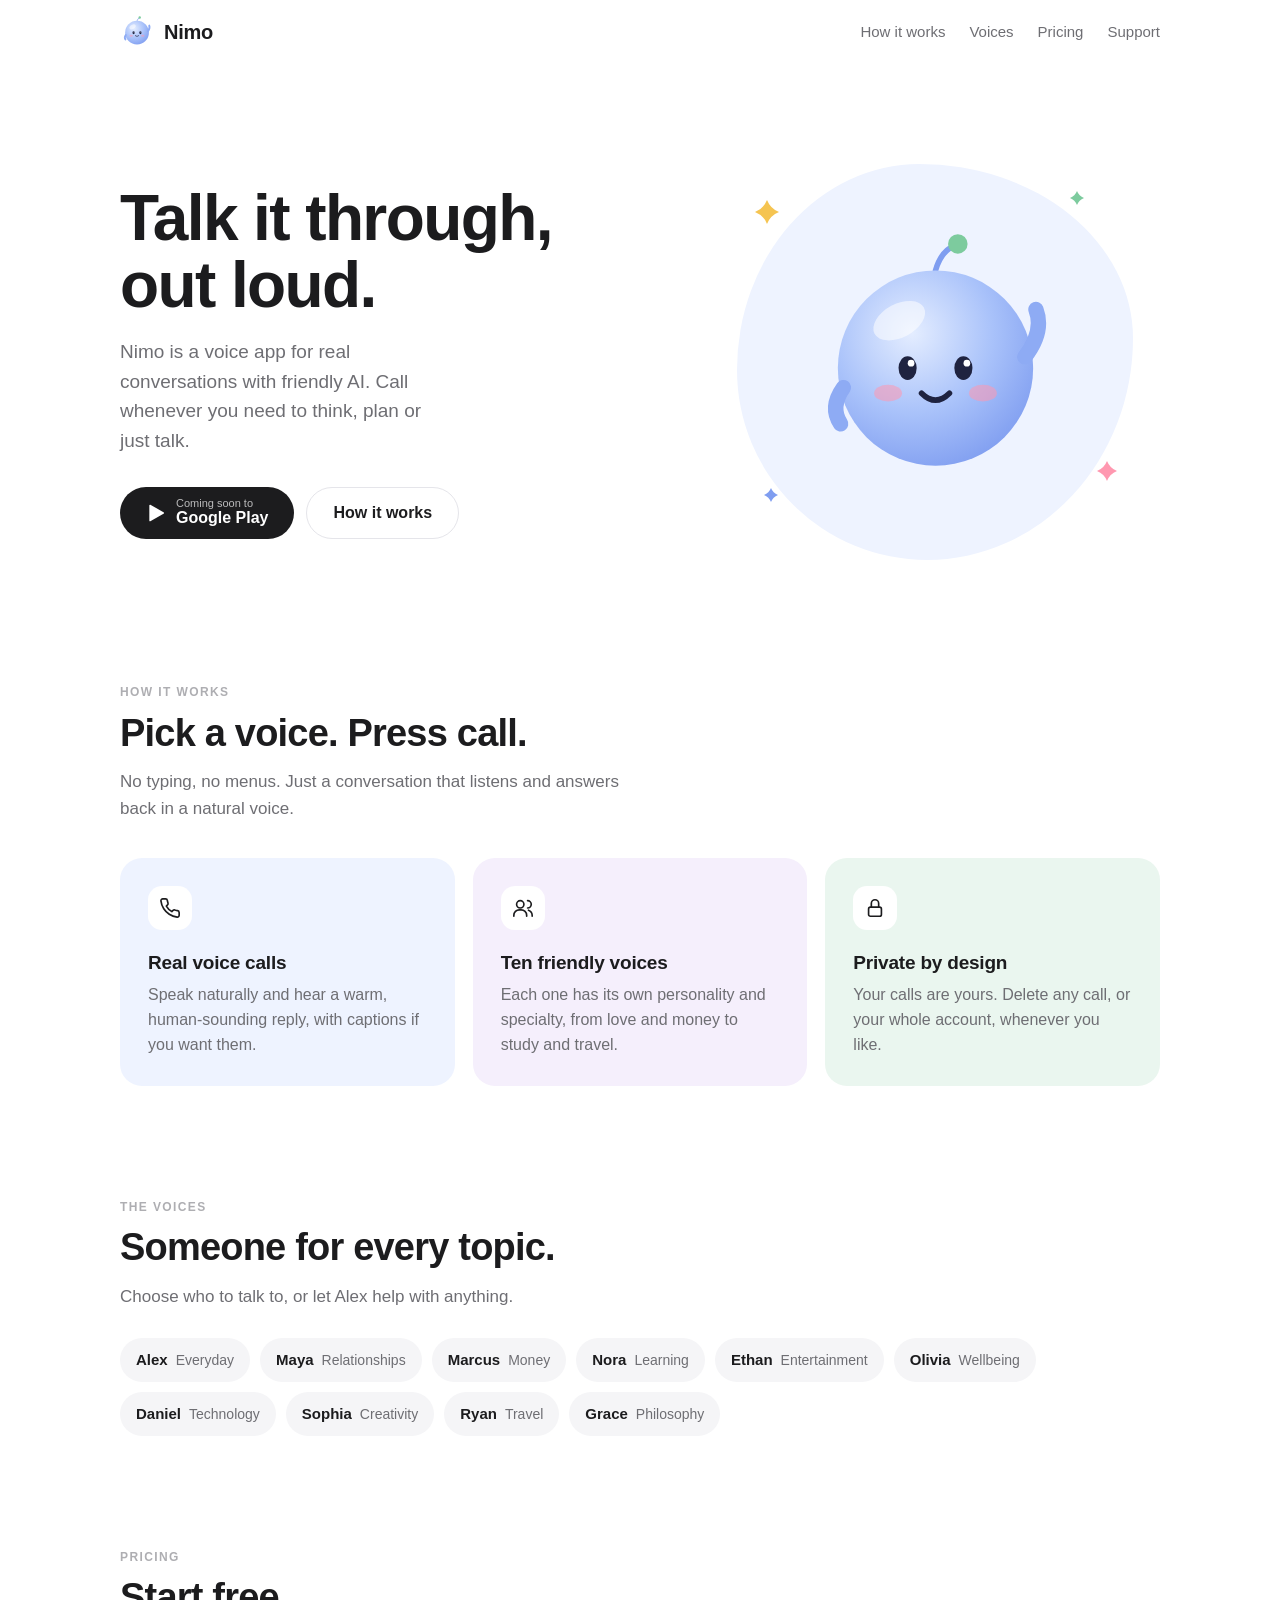
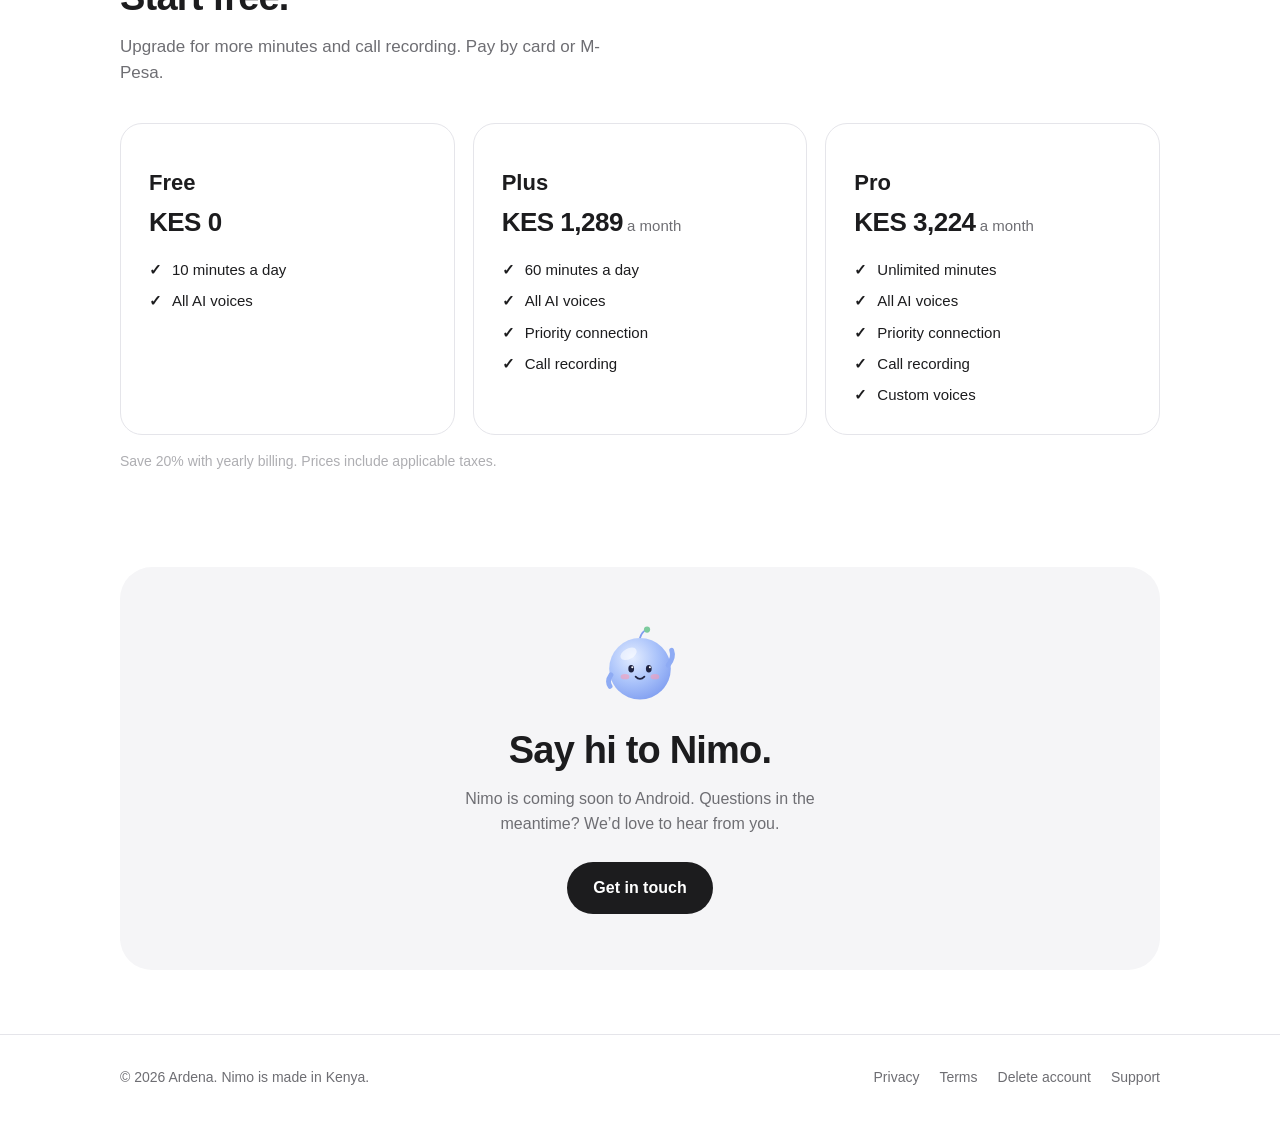
<file: index.html>
<!doctype html>
<html lang="en">
<head>
<meta charset="utf-8">
<meta name="viewport" content="width=device-width, initial-scale=1">
<title>Nimo — Talk it through, out loud</title>
<meta name="description" content="Nimo lets you call friendly AI voices about anything: plans, love, money, study, wellbeing and more.">
<meta property="og:title" content="Nimo — Talk it through, out loud">
<meta property="og:description" content="Nimo lets you call friendly AI voices about anything: plans, love, money, study, wellbeing and more.">
<meta property="og:image" content="https://nimo.ardena.co.ke/assets/mascot.svg">
<meta name="theme-color" content="#ffffff">
<link rel="icon" href="favicon.svg" type="image/svg+xml">
<link rel="stylesheet" href="assets/styles.css">
</head>
<body>
<header class="site-header"><div class="wrap">
  <a class="brand" href="./"><img src="assets/mascot.svg" alt="">Nimo</a>
  <nav class="nav"><a href="#how">How it works</a><a href="#voices">Voices</a><a href="#pricing">Pricing</a><a href="support/">Support</a></nav>
</div></header>
<main>
<div class="wrap hero">
  <div>
    <h1>Talk it through,<br>out loud.</h1>
    <p>Nimo is a voice app for real conversations with friendly AI. Call whenever you need to think, plan or just talk.</p>
    <div class="actions"><span class="btn" aria-disabled="true"><svg width="20" height="20" viewBox="0 0 24 24" aria-hidden="true"><path fill="#fff" d="M4 2.8v18.4c0 .6.7 1 1.2.7L21 13a1.1 1.1 0 0 0 0-2L5.2 2.1C4.7 1.8 4 2.2 4 2.8Z"/></svg><span class="stack"><small>Coming soon to</small>Google Play</span></span><a class="btn secondary" href="#how">How it works</a></div>
  </div>
  <div class="hero-art">
    <div class="blob"></div>
    <svg class="spark" style="left:10%;top:14%;width:24px;height:24px" viewBox="-10 -10 20 20" aria-hidden="true"><path d="M0-10Q2.8-2.8 10 0Q2.8 2.8 0 10Q-2.8 2.8-10 0Q-2.8-2.8 0-10Z" fill="#F5C451"/></svg><svg class="spark" style="left:86%;top:72%;width:20px;height:20px" viewBox="-10 -10 20 20" aria-hidden="true"><path d="M0-10Q2.8-2.8 10 0Q2.8 2.8 0 10Q-2.8 2.8-10 0Q-2.8-2.8 0-10Z" fill="#FF98B0"/></svg><svg class="spark" style="left:12%;top:78%;width:14px;height:14px" viewBox="-10 -10 20 20" aria-hidden="true"><path d="M0-10Q2.8-2.8 10 0Q2.8 2.8 0 10Q-2.8 2.8-10 0Q-2.8-2.8 0-10Z" fill="#7F9DF0"/></svg><svg class="spark" style="left:80%;top:12%;width:14px;height:14px" viewBox="-10 -10 20 20" aria-hidden="true"><path d="M0-10Q2.8-2.8 10 0Q2.8 2.8 0 10Q-2.8 2.8-10 0Q-2.8-2.8 0-10Z" fill="#7DCB9E"/></svg>
    <img src="assets/mascot.svg" alt="Nimo, a smiling blue voice orb, waving">
  </div>
</div>

<section id="how"><div class="wrap">
  <p class="eyebrow">How it works</p>
  <h2>Pick a voice. Press call.</h2>
  <p class="lead">No typing, no menus. Just a conversation that listens and answers back in a natural voice.</p>
  <div class="features">
    <div class="feature"><span class="icon"><svg width="22" height="22" viewBox="0 0 24 24" fill="none" stroke="#1c1c1e" stroke-width="1.8" stroke-linecap="round" stroke-linejoin="round" aria-hidden="true"><path d="M22 16.9v3a2 2 0 0 1-2.2 2 19.8 19.8 0 0 1-8.6-3.1 19.5 19.5 0 0 1-6-6A19.8 19.8 0 0 1 2.1 4.2 2 2 0 0 1 4.1 2h3a2 2 0 0 1 2 1.7c.1 1 .4 1.9.7 2.8a2 2 0 0 1-.5 2.1L8 9.9a16 16 0 0 0 6 6l1.3-1.3a2 2 0 0 1 2.1-.4c.9.3 1.8.6 2.8.7a2 2 0 0 1 1.7 2Z"/></svg></span><h3>Real voice calls</h3><p>Speak naturally and hear a warm, human-sounding reply, with captions if you want them.</p></div>
    <div class="feature"><span class="icon"><svg width="22" height="22" viewBox="0 0 24 24" fill="none" stroke="#1c1c1e" stroke-width="1.8" stroke-linecap="round" stroke-linejoin="round" aria-hidden="true"><circle cx="9" cy="8" r="4"/><path d="M2 21v-1a6 6 0 0 1 6-6h2a6 6 0 0 1 6 6v1"/><path d="M17 4a4 4 0 0 1 0 8M22 21v-1a6 6 0 0 0-4-5.6"/></svg></span><h3>Ten friendly voices</h3><p>Each one has its own personality and specialty, from love and money to study and travel.</p></div>
    <div class="feature"><span class="icon"><svg width="22" height="22" viewBox="0 0 24 24" fill="none" stroke="#1c1c1e" stroke-width="1.8" stroke-linecap="round" stroke-linejoin="round" aria-hidden="true"><rect x="5" y="11" width="14" height="10" rx="2"/><path d="M8 11V7a4 4 0 0 1 8 0v4"/></svg></span><h3>Private by design</h3><p>Your calls are yours. Delete any call, or your whole account, whenever you like.</p></div>
  </div>
</div></section>

<section id="voices"><div class="wrap">
  <p class="eyebrow">The voices</p>
  <h2>Someone for every topic.</h2>
  <p class="lead">Choose who to talk to, or let Alex help with anything.</p>
  <div class="agents"><div class="agent"><b>Alex</b><span>Everyday</span></div><div class="agent"><b>Maya</b><span>Relationships</span></div><div class="agent"><b>Marcus</b><span>Money</span></div><div class="agent"><b>Nora</b><span>Learning</span></div><div class="agent"><b>Ethan</b><span>Entertainment</span></div><div class="agent"><b>Olivia</b><span>Wellbeing</span></div><div class="agent"><b>Daniel</b><span>Technology</span></div><div class="agent"><b>Sophia</b><span>Creativity</span></div><div class="agent"><b>Ryan</b><span>Travel</span></div><div class="agent"><b>Grace</b><span>Philosophy</span></div></div>
</div></section>

<section id="pricing"><div class="wrap">
  <p class="eyebrow">Pricing</p>
  <h2>Start free.</h2>
  <p class="lead">Upgrade for more minutes and call recording. Pay by card or M-Pesa.</p>
  <div class="plans">
    <div class="plan"><span class="dot" style="background:#8E9AB4"></span><h3>Free</h3><p class="price"><b>KES 0</b></p><ul><li>10 minutes a day</li><li>All AI voices</li></ul></div>
    <div class="plan"><span class="dot" style="background:#5FA883"></span><h3>Plus</h3><p class="price"><b>KES 1,289</b> a month</p><ul><li>60 minutes a day</li><li>All AI voices</li><li>Priority connection</li><li>Call recording</li></ul></div>
    <div class="plan"><span class="dot" style="background:#4F86D9"></span><h3>Pro</h3><p class="price"><b>KES 3,224</b> a month</p><ul><li>Unlimited minutes</li><li>All AI voices</li><li>Priority connection</li><li>Call recording</li><li>Custom voices</li></ul></div>
  </div>
  <p class="note">Save 20% with yearly billing. Prices include applicable taxes.</p>
</div></section>

<div class="wrap"><div class="cta">
  <img src="assets/mascot.svg" alt="">
  <h2>Say hi to Nimo.</h2>
  <p>Nimo is coming soon to Android. Questions in the meantime? We’d love to hear from you.</p>
  <a class="btn" href="mailto:support@ardena.co.ke">Get in touch</a>
</div></div>
</main>
<footer class="site-footer"><div class="wrap">
  <span>© 2026 Ardena. Nimo is made in Kenya.</span>
  <nav><a href="privacy/">Privacy</a><a href="terms/">Terms</a><a href="delete-account/">Delete account</a><a href="support/">Support</a></nav>
</div></footer>
</body>
</html>
</file>
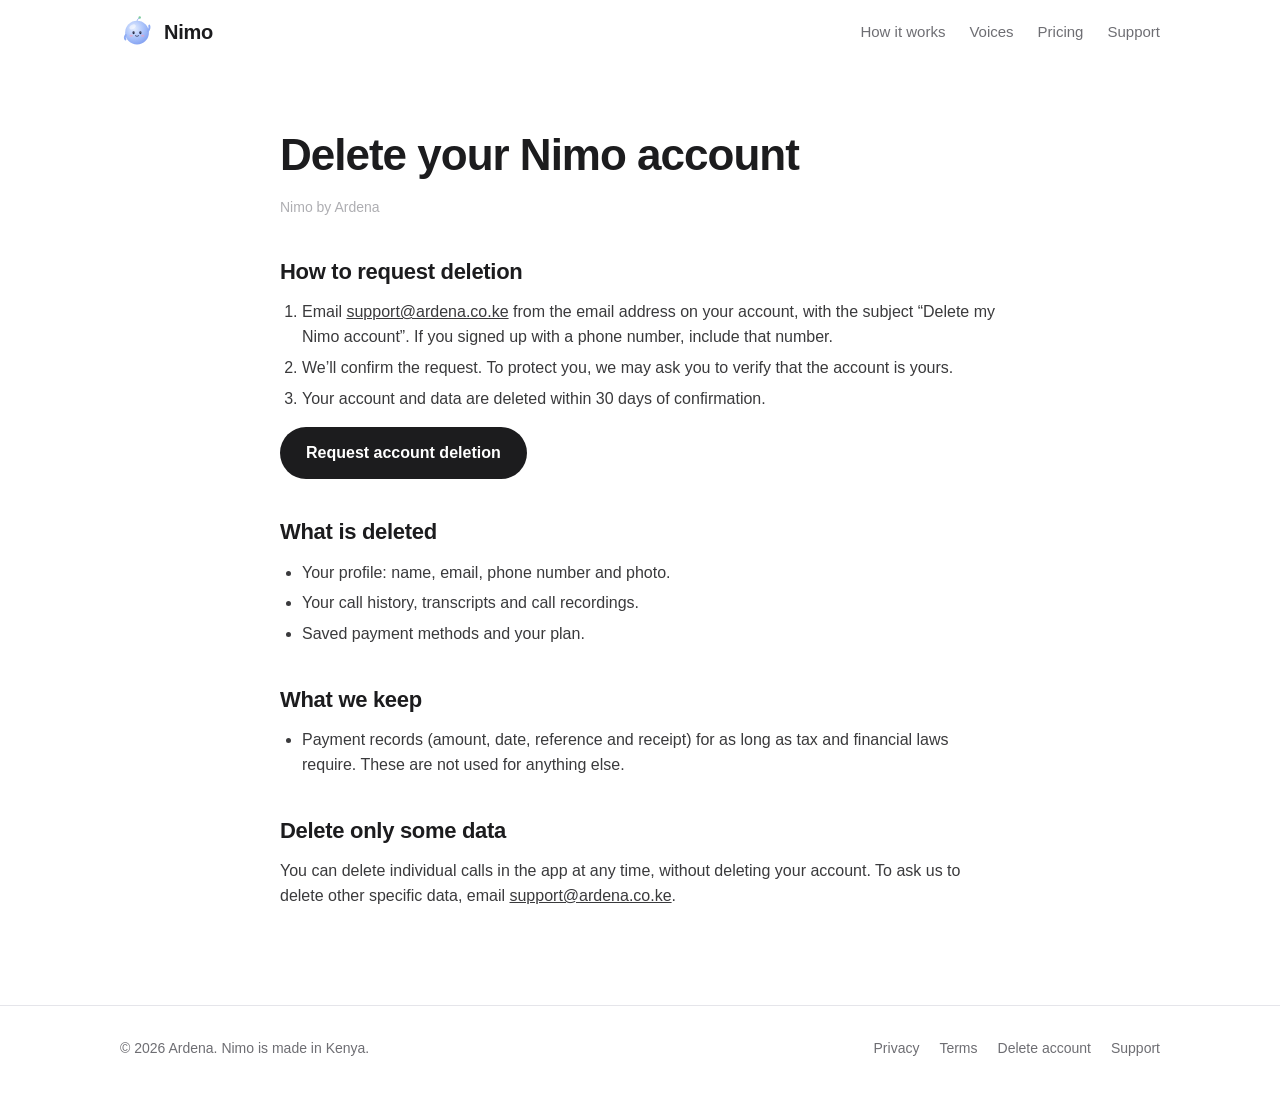
<file: delete-account/index.html>
<!doctype html>
<html lang="en">
<head>
<meta charset="utf-8">
<meta name="viewport" content="width=device-width, initial-scale=1">
<title>Delete your account — Nimo</title>
<meta name="description" content="How to delete your Nimo account and data.">
<meta property="og:title" content="Delete your account — Nimo">
<meta property="og:description" content="How to delete your Nimo account and data.">
<meta property="og:image" content="https://nimo.ardena.co.ke/assets/mascot.svg">
<meta name="theme-color" content="#ffffff">
<link rel="icon" href="../favicon.svg" type="image/svg+xml">
<link rel="stylesheet" href="../assets/styles.css">
</head>
<body>
<header class="site-header"><div class="wrap">
  <a class="brand" href="../"><img src="../assets/mascot.svg" alt="">Nimo</a>
  <nav class="nav"><a href="../#how">How it works</a><a href="../#voices">Voices</a><a href="../#pricing">Pricing</a><a href="../support/">Support</a></nav>
</div></header>
<main>
<article class="doc"><div class="wrap">
<h1>Delete your Nimo account</h1>
<p class="updated">Nimo by Ardena</p>

<h2>How to request deletion</h2>
<ol>
  <li>Email <a href="mailto:support@ardena.co.ke?subject=Delete%20my%20Nimo%20account&body=Please%20delete%20my%20Nimo%20account.%0A%0AEmail%20or%20phone%20number%20on%20the%20account%3A%20">support@ardena.co.ke</a> from the email address on your account, with the subject “Delete my Nimo account”. If you signed up with a phone number, include that number.</li>
  <li>We’ll confirm the request. To protect you, we may ask you to verify that the account is yours.</li>
  <li>Your account and data are deleted within 30 days of confirmation.</li>
</ol>
<p><a class="btn" href="mailto:support@ardena.co.ke?subject=Delete%20my%20Nimo%20account&body=Please%20delete%20my%20Nimo%20account.%0A%0AEmail%20or%20phone%20number%20on%20the%20account%3A%20">Request account deletion</a></p>

<h2>What is deleted</h2>
<ul>
  <li>Your profile: name, email, phone number and photo.</li>
  <li>Your call history, transcripts and call recordings.</li>
  <li>Saved payment methods and your plan.</li>
</ul>

<h2>What we keep</h2>
<ul>
  <li>Payment records (amount, date, reference and receipt) for as long as tax and financial laws require. These are not used for anything else.</li>
</ul>

<h2>Delete only some data</h2>
<p>You can delete individual calls in the app at any time, without deleting your account. To ask us to delete other specific data, email <a href="mailto:support@ardena.co.ke">support@ardena.co.ke</a>.</p>
</div></article>
</main>
<footer class="site-footer"><div class="wrap">
  <span>© 2026 Ardena. Nimo is made in Kenya.</span>
  <nav><a href="../privacy/">Privacy</a><a href="../terms/">Terms</a><a href="../delete-account/">Delete account</a><a href="../support/">Support</a></nav>
</div></footer>
</body>
</html>
</file>
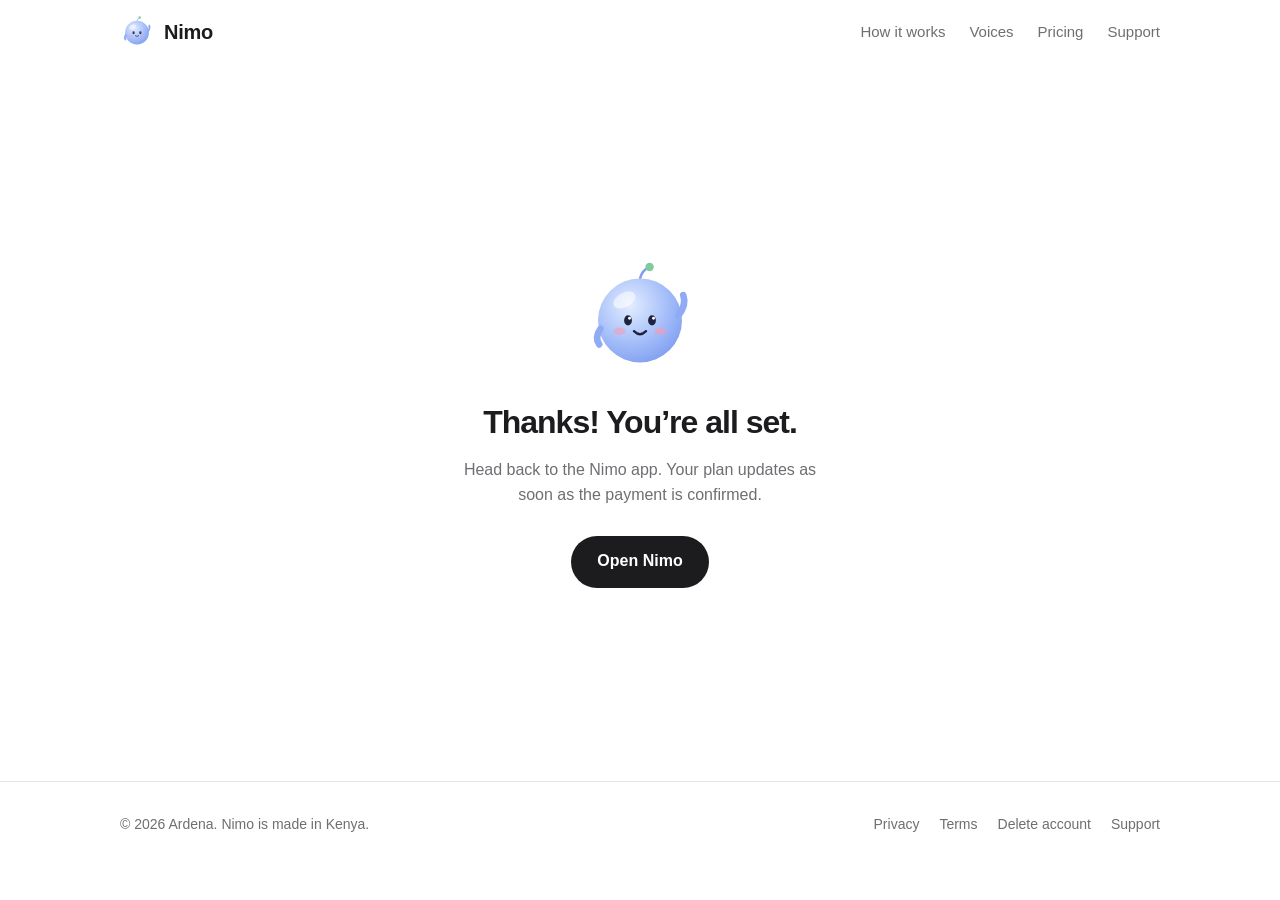
<file: payment-complete/index.html>
<!doctype html>
<html lang="en">
<head>
<meta charset="utf-8">
<meta name="viewport" content="width=device-width, initial-scale=1">
<title>Payment complete — Nimo</title>
<meta name="description" content="Return to the Nimo app.">
<meta property="og:title" content="Payment complete — Nimo">
<meta property="og:description" content="Return to the Nimo app.">
<meta property="og:image" content="https://nimo.ardena.co.ke/assets/mascot.svg">
<meta name="theme-color" content="#ffffff">
<link rel="icon" href="../favicon.svg" type="image/svg+xml">
<link rel="stylesheet" href="../assets/styles.css">
</head>
<body>
<header class="site-header"><div class="wrap">
  <a class="brand" href="../"><img src="../assets/mascot.svg" alt="">Nimo</a>
  <nav class="nav"><a href="../#how">How it works</a><a href="../#voices">Voices</a><a href="../#pricing">Pricing</a><a href="../support/">Support</a></nav>
</div></header>
<main>
<div class="wrap center-page"><div>
  <img src="../assets/mascot.svg" alt="">
  <h1 style="margin:0 0 10px;letter-spacing:-1px">Thanks! You’re all set.</h1>
  <p>Head back to the Nimo app. Your plan updates as soon as the payment is confirmed.</p>
  <a class="btn" id="open" href="nimo://payment-complete">Open Nimo</a>
</div></div>
<script>
  // Pass Paystack's reference back to the app so it can confirm the payment.
  const ref = new URLSearchParams(location.search).get('reference');
  if (ref) document.getElementById('open').href = 'nimo://payment-complete?reference=' + encodeURIComponent(ref);
</script>
</main>
<footer class="site-footer"><div class="wrap">
  <span>© 2026 Ardena. Nimo is made in Kenya.</span>
  <nav><a href="../privacy/">Privacy</a><a href="../terms/">Terms</a><a href="../delete-account/">Delete account</a><a href="../support/">Support</a></nav>
</div></footer>
</body>
</html>
</file>
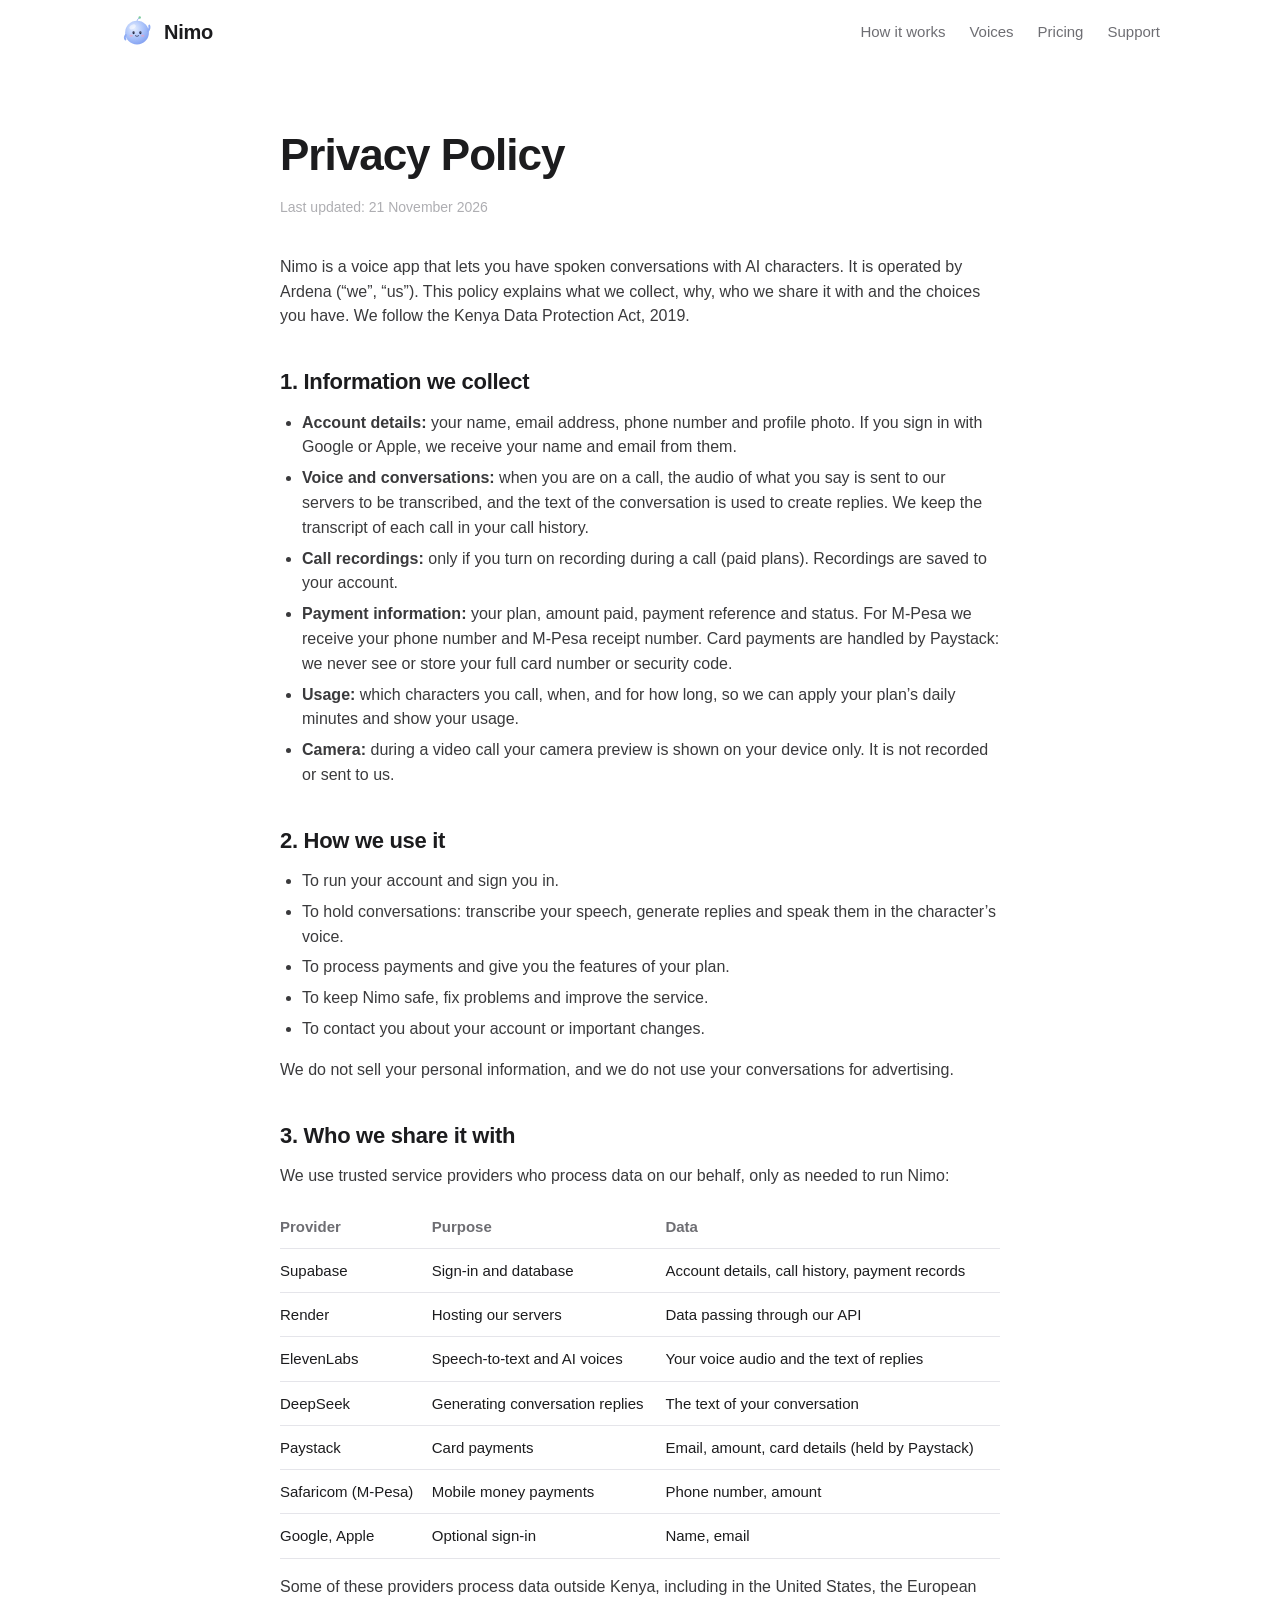
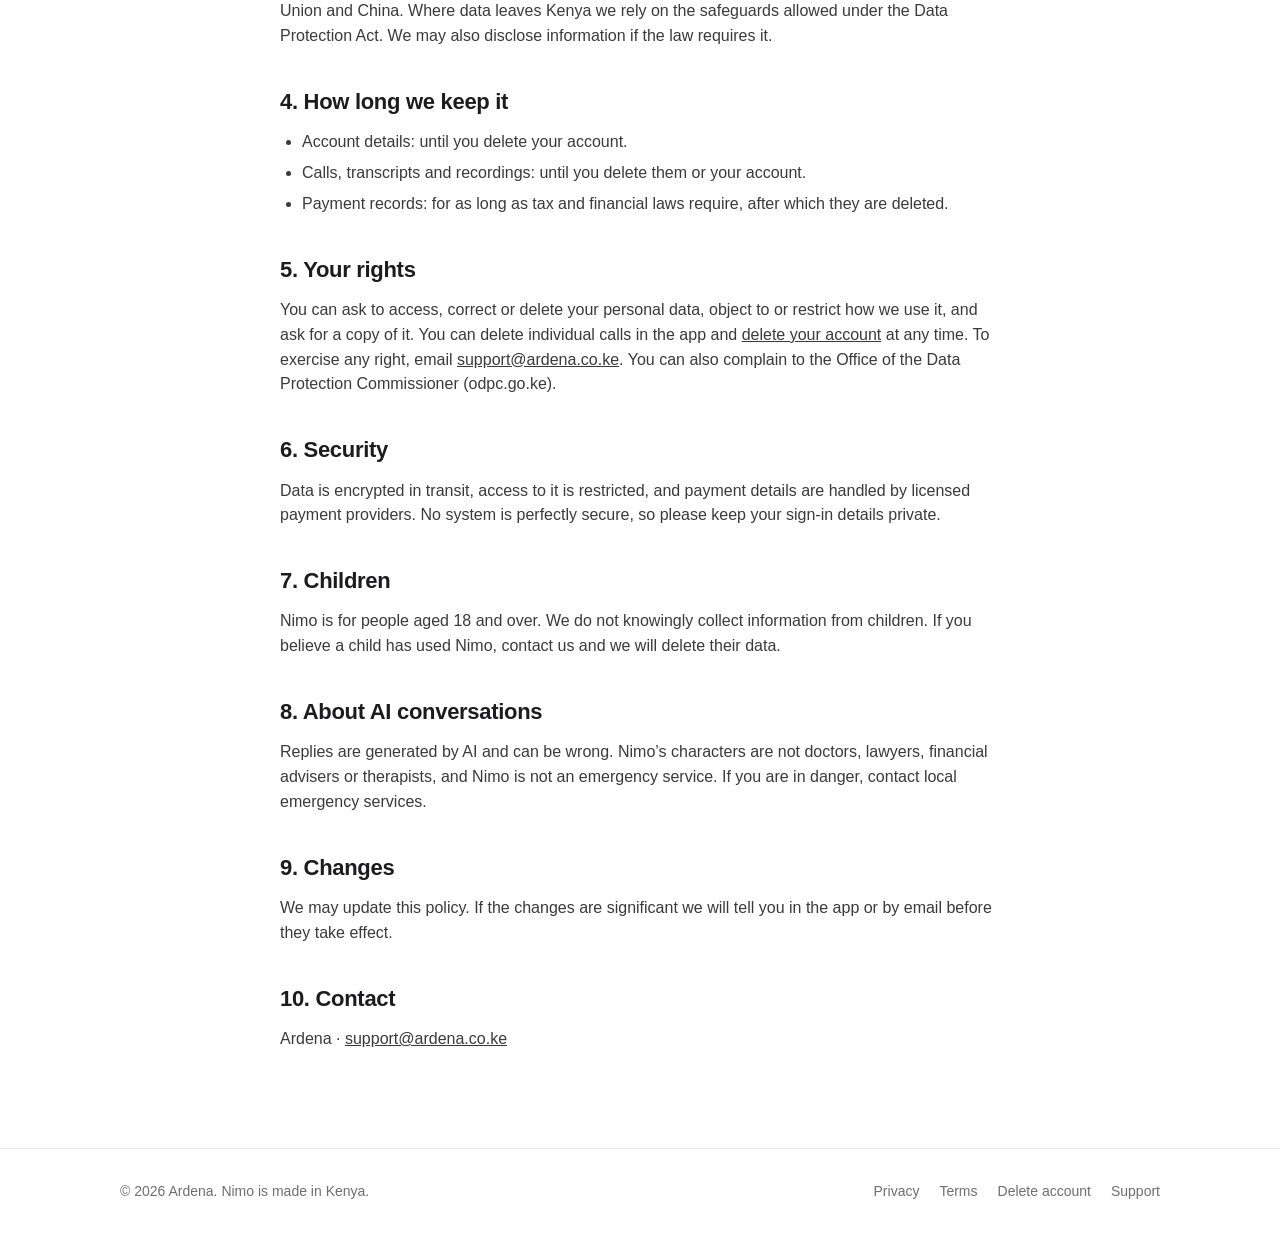
<file: privacy/index.html>
<!doctype html>
<html lang="en">
<head>
<meta charset="utf-8">
<meta name="viewport" content="width=device-width, initial-scale=1">
<title>Privacy Policy — Nimo</title>
<meta name="description" content="How Nimo collects, uses and protects your information.">
<meta property="og:title" content="Privacy Policy — Nimo">
<meta property="og:description" content="How Nimo collects, uses and protects your information.">
<meta property="og:image" content="https://nimo.ardena.co.ke/assets/mascot.svg">
<meta name="theme-color" content="#ffffff">
<link rel="icon" href="../favicon.svg" type="image/svg+xml">
<link rel="stylesheet" href="../assets/styles.css">
</head>
<body>
<header class="site-header"><div class="wrap">
  <a class="brand" href="../"><img src="../assets/mascot.svg" alt="">Nimo</a>
  <nav class="nav"><a href="../#how">How it works</a><a href="../#voices">Voices</a><a href="../#pricing">Pricing</a><a href="../support/">Support</a></nav>
</div></header>
<main>
<article class="doc"><div class="wrap">
<h1>Privacy Policy</h1>
<p class="updated">Last updated: 21 November 2026</p>

<p>Nimo is a voice app that lets you have spoken conversations with AI characters. It is operated by Ardena (“we”, “us”). This policy explains what we collect, why, who we share it with and the choices you have. We follow the Kenya Data Protection Act, 2019.</p>

<h2>1. Information we collect</h2>
<ul>
  <li><strong>Account details:</strong> your name, email address, phone number and profile photo. If you sign in with Google or Apple, we receive your name and email from them.</li>
  <li><strong>Voice and conversations:</strong> when you are on a call, the audio of what you say is sent to our servers to be transcribed, and the text of the conversation is used to create replies. We keep the transcript of each call in your call history.</li>
  <li><strong>Call recordings:</strong> only if you turn on recording during a call (paid plans). Recordings are saved to your account.</li>
  <li><strong>Payment information:</strong> your plan, amount paid, payment reference and status. For M-Pesa we receive your phone number and M-Pesa receipt number. Card payments are handled by Paystack: we never see or store your full card number or security code.</li>
  <li><strong>Usage:</strong> which characters you call, when, and for how long, so we can apply your plan’s daily minutes and show your usage.</li>
  <li><strong>Camera:</strong> during a video call your camera preview is shown on your device only. It is not recorded or sent to us.</li>
</ul>

<h2>2. How we use it</h2>
<ul>
  <li>To run your account and sign you in.</li>
  <li>To hold conversations: transcribe your speech, generate replies and speak them in the character’s voice.</li>
  <li>To process payments and give you the features of your plan.</li>
  <li>To keep Nimo safe, fix problems and improve the service.</li>
  <li>To contact you about your account or important changes.</li>
</ul>
<p>We do not sell your personal information, and we do not use your conversations for advertising.</p>

<h2>3. Who we share it with</h2>
<p>We use trusted service providers who process data on our behalf, only as needed to run Nimo:</p>
<table>
  <tr><th>Provider</th><th>Purpose</th><th>Data</th></tr>
  <tr><td>Supabase</td><td>Sign-in and database</td><td>Account details, call history, payment records</td></tr>
  <tr><td>Render</td><td>Hosting our servers</td><td>Data passing through our API</td></tr>
  <tr><td>ElevenLabs</td><td>Speech-to-text and AI voices</td><td>Your voice audio and the text of replies</td></tr>
  <tr><td>DeepSeek</td><td>Generating conversation replies</td><td>The text of your conversation</td></tr>
  <tr><td>Paystack</td><td>Card payments</td><td>Email, amount, card details (held by Paystack)</td></tr>
  <tr><td>Safaricom (M-Pesa)</td><td>Mobile money payments</td><td>Phone number, amount</td></tr>
  <tr><td>Google, Apple</td><td>Optional sign-in</td><td>Name, email</td></tr>
</table>
<p>Some of these providers process data outside Kenya, including in the United States, the European Union and China. Where data leaves Kenya we rely on the safeguards allowed under the Data Protection Act. We may also disclose information if the law requires it.</p>

<h2>4. How long we keep it</h2>
<ul>
  <li>Account details: until you delete your account.</li>
  <li>Calls, transcripts and recordings: until you delete them or your account.</li>
  <li>Payment records: for as long as tax and financial laws require, after which they are deleted.</li>
</ul>

<h2>5. Your rights</h2>
<p>You can ask to access, correct or delete your personal data, object to or restrict how we use it, and ask for a copy of it. You can delete individual calls in the app and <a href="../delete-account/">delete your account</a> at any time. To exercise any right, email <a href="mailto:support@ardena.co.ke">support@ardena.co.ke</a>. You can also complain to the Office of the Data Protection Commissioner (odpc.go.ke).</p>

<h2>6. Security</h2>
<p>Data is encrypted in transit, access to it is restricted, and payment details are handled by licensed payment providers. No system is perfectly secure, so please keep your sign-in details private.</p>

<h2>7. Children</h2>
<p>Nimo is for people aged 18 and over. We do not knowingly collect information from children. If you believe a child has used Nimo, contact us and we will delete their data.</p>

<h2>8. About AI conversations</h2>
<p>Replies are generated by AI and can be wrong. Nimo’s characters are not doctors, lawyers, financial advisers or therapists, and Nimo is not an emergency service. If you are in danger, contact local emergency services.</p>

<h2>9. Changes</h2>
<p>We may update this policy. If the changes are significant we will tell you in the app or by email before they take effect.</p>

<h2>10. Contact</h2>
<p>Ardena · <a href="mailto:support@ardena.co.ke">support@ardena.co.ke</a></p>
</div></article>
</main>
<footer class="site-footer"><div class="wrap">
  <span>© 2026 Ardena. Nimo is made in Kenya.</span>
  <nav><a href="../privacy/">Privacy</a><a href="../terms/">Terms</a><a href="../delete-account/">Delete account</a><a href="../support/">Support</a></nav>
</div></footer>
</body>
</html>
</file>
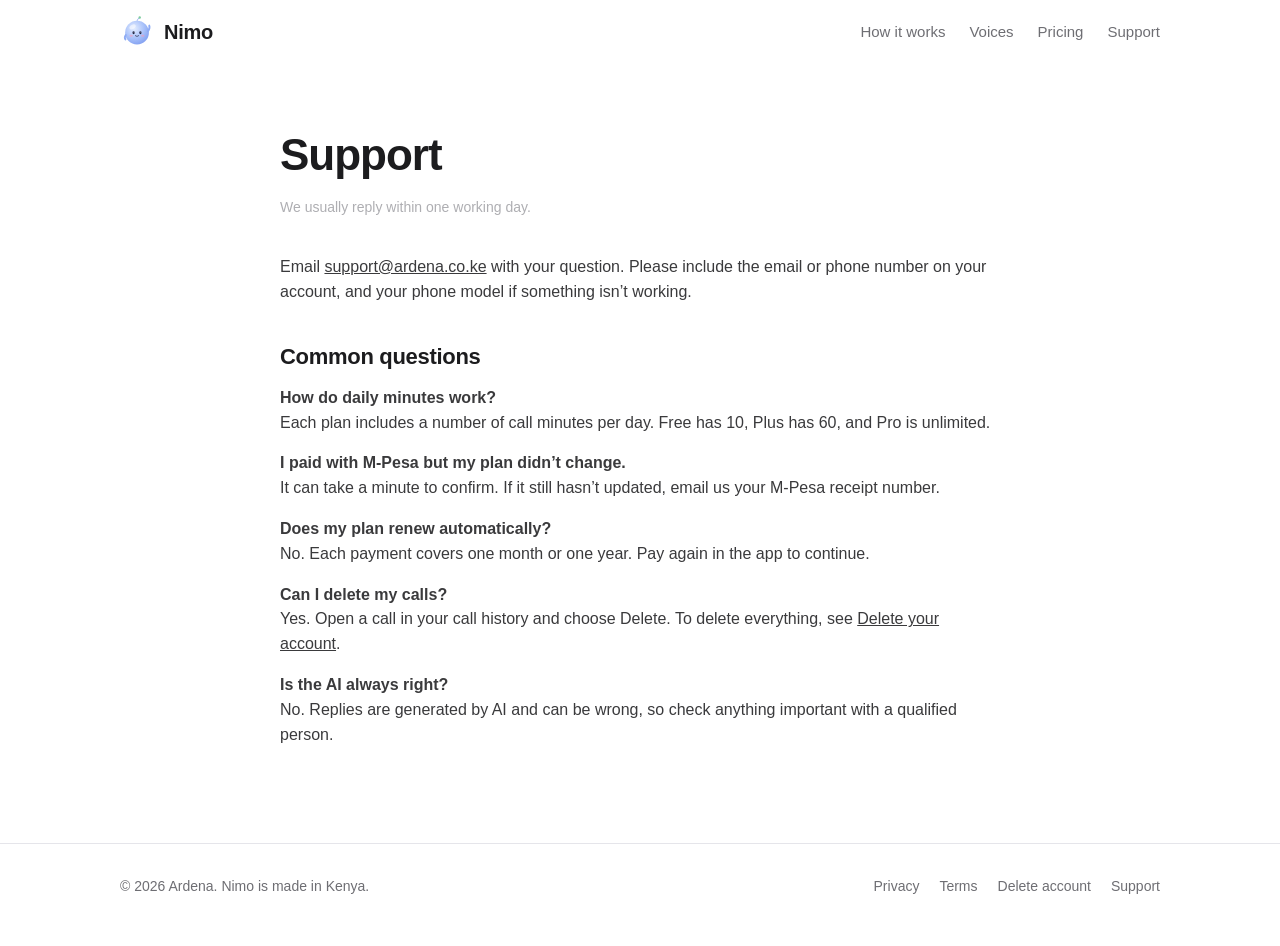
<file: support/index.html>
<!doctype html>
<html lang="en">
<head>
<meta charset="utf-8">
<meta name="viewport" content="width=device-width, initial-scale=1">
<title>Support — Nimo</title>
<meta name="description" content="Get help with Nimo.">
<meta property="og:title" content="Support — Nimo">
<meta property="og:description" content="Get help with Nimo.">
<meta property="og:image" content="https://nimo.ardena.co.ke/assets/mascot.svg">
<meta name="theme-color" content="#ffffff">
<link rel="icon" href="../favicon.svg" type="image/svg+xml">
<link rel="stylesheet" href="../assets/styles.css">
</head>
<body>
<header class="site-header"><div class="wrap">
  <a class="brand" href="../"><img src="../assets/mascot.svg" alt="">Nimo</a>
  <nav class="nav"><a href="../#how">How it works</a><a href="../#voices">Voices</a><a href="../#pricing">Pricing</a><a href="../support/">Support</a></nav>
</div></header>
<main>
<article class="doc"><div class="wrap">
<h1>Support</h1>
<p class="updated">We usually reply within one working day.</p>
<p>Email <a href="mailto:support@ardena.co.ke">support@ardena.co.ke</a> with your question. Please include the email or phone number on your account, and your phone model if something isn’t working.</p>

<h2>Common questions</h2>
<p><strong>How do daily minutes work?</strong><br>Each plan includes a number of call minutes per day. Free has 10, Plus has 60, and Pro is unlimited.</p>
<p><strong>I paid with M-Pesa but my plan didn’t change.</strong><br>It can take a minute to confirm. If it still hasn’t updated, email us your M-Pesa receipt number.</p>
<p><strong>Does my plan renew automatically?</strong><br>No. Each payment covers one month or one year. Pay again in the app to continue.</p>
<p><strong>Can I delete my calls?</strong><br>Yes. Open a call in your call history and choose Delete. To delete everything, see <a href="../delete-account/">Delete your account</a>.</p>
<p><strong>Is the AI always right?</strong><br>No. Replies are generated by AI and can be wrong, so check anything important with a qualified person.</p>
</div></article>
</main>
<footer class="site-footer"><div class="wrap">
  <span>© 2026 Ardena. Nimo is made in Kenya.</span>
  <nav><a href="../privacy/">Privacy</a><a href="../terms/">Terms</a><a href="../delete-account/">Delete account</a><a href="../support/">Support</a></nav>
</div></footer>
</body>
</html>
</file>
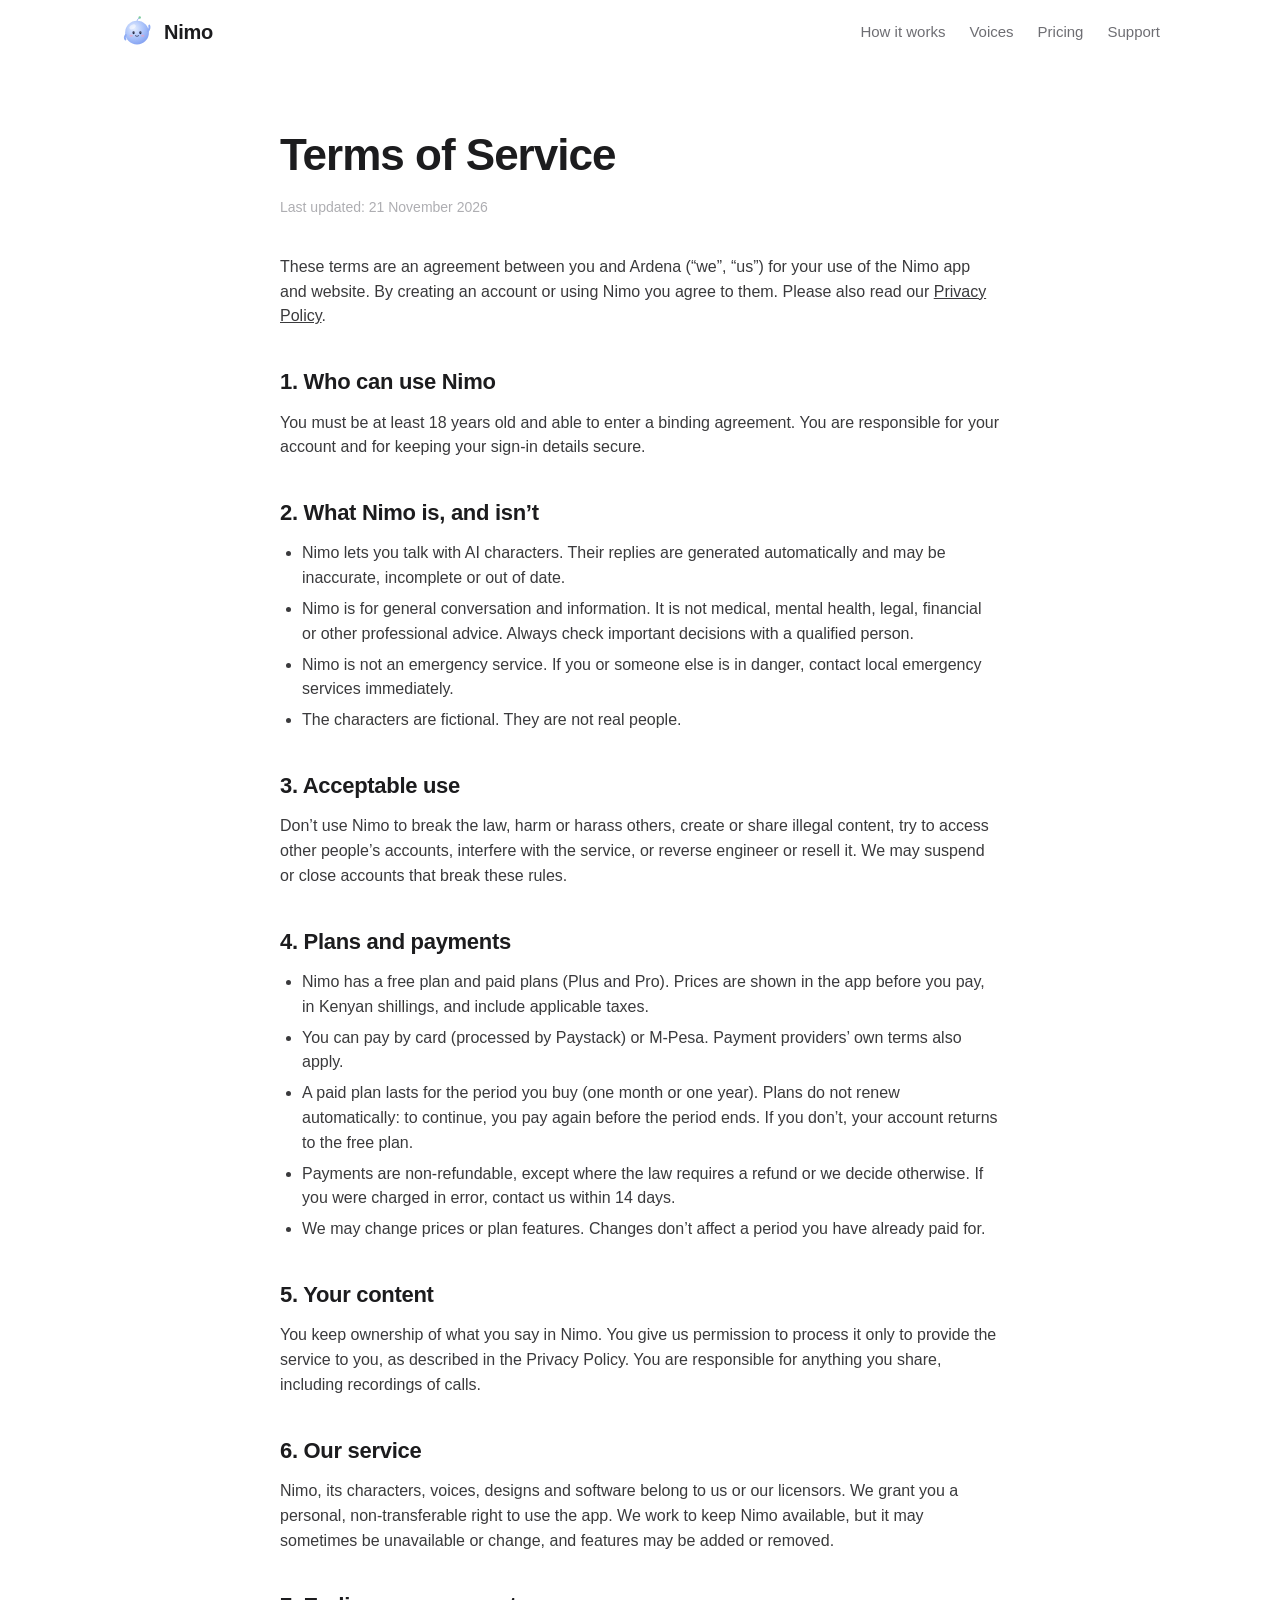
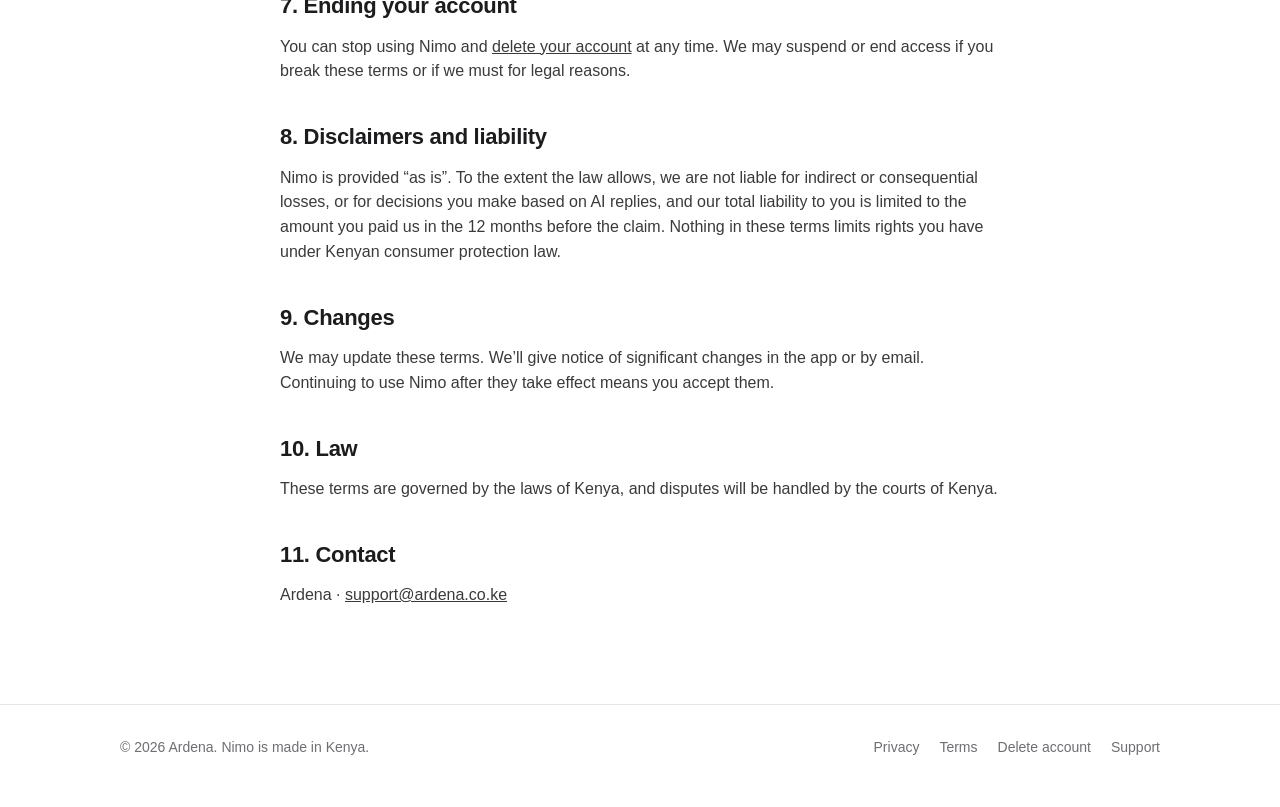
<file: terms/index.html>
<!doctype html>
<html lang="en">
<head>
<meta charset="utf-8">
<meta name="viewport" content="width=device-width, initial-scale=1">
<title>Terms of Service — Nimo</title>
<meta name="description" content="The terms for using Nimo.">
<meta property="og:title" content="Terms of Service — Nimo">
<meta property="og:description" content="The terms for using Nimo.">
<meta property="og:image" content="https://nimo.ardena.co.ke/assets/mascot.svg">
<meta name="theme-color" content="#ffffff">
<link rel="icon" href="../favicon.svg" type="image/svg+xml">
<link rel="stylesheet" href="../assets/styles.css">
</head>
<body>
<header class="site-header"><div class="wrap">
  <a class="brand" href="../"><img src="../assets/mascot.svg" alt="">Nimo</a>
  <nav class="nav"><a href="../#how">How it works</a><a href="../#voices">Voices</a><a href="../#pricing">Pricing</a><a href="../support/">Support</a></nav>
</div></header>
<main>
<article class="doc"><div class="wrap">
<h1>Terms of Service</h1>
<p class="updated">Last updated: 21 November 2026</p>

<p>These terms are an agreement between you and Ardena (“we”, “us”) for your use of the Nimo app and website. By creating an account or using Nimo you agree to them. Please also read our <a href="../privacy/">Privacy Policy</a>.</p>

<h2>1. Who can use Nimo</h2>
<p>You must be at least 18 years old and able to enter a binding agreement. You are responsible for your account and for keeping your sign-in details secure.</p>

<h2>2. What Nimo is, and isn’t</h2>
<ul>
  <li>Nimo lets you talk with AI characters. Their replies are generated automatically and may be inaccurate, incomplete or out of date.</li>
  <li>Nimo is for general conversation and information. It is not medical, mental health, legal, financial or other professional advice. Always check important decisions with a qualified person.</li>
  <li>Nimo is not an emergency service. If you or someone else is in danger, contact local emergency services immediately.</li>
  <li>The characters are fictional. They are not real people.</li>
</ul>

<h2>3. Acceptable use</h2>
<p>Don’t use Nimo to break the law, harm or harass others, create or share illegal content, try to access other people’s accounts, interfere with the service, or reverse engineer or resell it. We may suspend or close accounts that break these rules.</p>

<h2>4. Plans and payments</h2>
<ul>
  <li>Nimo has a free plan and paid plans (Plus and Pro). Prices are shown in the app before you pay, in Kenyan shillings, and include applicable taxes.</li>
  <li>You can pay by card (processed by Paystack) or M-Pesa. Payment providers’ own terms also apply.</li>
  <li>A paid plan lasts for the period you buy (one month or one year). Plans do not renew automatically: to continue, you pay again before the period ends. If you don’t, your account returns to the free plan.</li>
  <li>Payments are non-refundable, except where the law requires a refund or we decide otherwise. If you were charged in error, contact us within 14 days.</li>
  <li>We may change prices or plan features. Changes don’t affect a period you have already paid for.</li>
</ul>

<h2>5. Your content</h2>
<p>You keep ownership of what you say in Nimo. You give us permission to process it only to provide the service to you, as described in the Privacy Policy. You are responsible for anything you share, including recordings of calls.</p>

<h2>6. Our service</h2>
<p>Nimo, its characters, voices, designs and software belong to us or our licensors. We grant you a personal, non-transferable right to use the app. We work to keep Nimo available, but it may sometimes be unavailable or change, and features may be added or removed.</p>

<h2>7. Ending your account</h2>
<p>You can stop using Nimo and <a href="../delete-account/">delete your account</a> at any time. We may suspend or end access if you break these terms or if we must for legal reasons.</p>

<h2>8. Disclaimers and liability</h2>
<p>Nimo is provided “as is”. To the extent the law allows, we are not liable for indirect or consequential losses, or for decisions you make based on AI replies, and our total liability to you is limited to the amount you paid us in the 12 months before the claim. Nothing in these terms limits rights you have under Kenyan consumer protection law.</p>

<h2>9. Changes</h2>
<p>We may update these terms. We’ll give notice of significant changes in the app or by email. Continuing to use Nimo after they take effect means you accept them.</p>

<h2>10. Law</h2>
<p>These terms are governed by the laws of Kenya, and disputes will be handled by the courts of Kenya.</p>

<h2>11. Contact</h2>
<p>Ardena · <a href="mailto:support@ardena.co.ke">support@ardena.co.ke</a></p>
</div></article>
</main>
<footer class="site-footer"><div class="wrap">
  <span>© 2026 Ardena. Nimo is made in Kenya.</span>
  <nav><a href="../privacy/">Privacy</a><a href="../terms/">Terms</a><a href="../delete-account/">Delete account</a><a href="../support/">Support</a></nav>
</div></footer>
</body>
</html>
</file>
<file: assets/styles.css>
:root {
  --ink: #1c1c1e;
  --muted: #6e6e73;
  --faint: #aeaeb2;
  --line: #e5e5ea;
  --soft: #f5f5f7;
  --blue: #eef3ff;
  --lilac: #f5effc;
  --mint: #eaf6ef;
  --radius: 22px;
  --max: 1040px;
  font-family: -apple-system, BlinkMacSystemFont, "SF Pro Text", "Segoe UI", Roboto, Helvetica, Arial, sans-serif;
  color: var(--ink);
  background: #fff;
  -webkit-font-smoothing: antialiased;
}
* { box-sizing: border-box; }
body { margin: 0; line-height: 1.55; }
a { color: inherit; }
img, svg { display: block; max-width: 100%; }
.wrap { width: min(var(--max), 100% - 48px); margin-inline: auto; }

/* Header */
.site-header { position: sticky; top: 0; z-index: 10; background: rgba(255,255,255,.82); backdrop-filter: saturate(180%) blur(16px); border-bottom: 1px solid transparent; }
.site-header .wrap { display: flex; align-items: center; justify-content: space-between; height: 64px; }
.brand { display: flex; align-items: center; gap: 10px; font-weight: 700; font-size: 20px; letter-spacing: -.3px; text-decoration: none; }
.brand img { width: 34px; height: 34px; }
.nav { display: flex; gap: 24px; font-size: 15px; }
.nav a { text-decoration: none; color: var(--muted); }
.nav a:hover { color: var(--ink); }

/* Buttons */
.btn { display: inline-flex; align-items: center; gap: 10px; height: 52px; padding: 0 26px; border-radius: 999px; background: var(--ink); color: #fff; font-weight: 600; text-decoration: none; font-size: 16px; }
.btn.secondary { background: transparent; color: var(--ink); border: 1px solid var(--line); }
.btn small { display: block; font-size: 11px; font-weight: 500; opacity: .7; line-height: 1; }
.btn .stack { display: flex; flex-direction: column; line-height: 1.15; text-align: left; }

/* Hero */
.hero { padding: 72px 0 40px; display: grid; grid-template-columns: 1.1fr .9fr; gap: 40px; align-items: center; }
.hero h1 { font-size: clamp(40px, 6vw, 64px); line-height: 1.05; letter-spacing: -1.6px; margin: 0 0 18px; }
.hero p { font-size: 19px; color: var(--muted); margin: 0 0 32px; max-width: 30ch; }
.hero .actions { display: flex; gap: 12px; flex-wrap: wrap; }
.hero-art { position: relative; aspect-ratio: 1; display: grid; place-items: center; }
.hero-art .blob { position: absolute; inset: 6%; background: var(--blue); border-radius: 46% 54% 52% 48% / 52% 44% 56% 48%; }
.hero-art img { position: relative; width: 62%; animation: float 2.8s ease-in-out infinite; }
.spark { position: absolute; width: 18px; height: 18px; }
@keyframes float { 50% { transform: translateY(-10px); } }
@media (prefers-reduced-motion: reduce) { .hero-art img { animation: none; } }

/* Sections */
section { padding: 56px 0; }
.eyebrow { font-size: 12px; font-weight: 600; letter-spacing: 1.4px; color: var(--faint); text-transform: uppercase; margin: 0 0 10px; }
h2 { font-size: clamp(28px, 4vw, 38px); letter-spacing: -.8px; line-height: 1.15; margin: 0 0 14px; }
.lead { color: var(--muted); font-size: 17px; max-width: 54ch; margin: 0; }

.features { display: grid; grid-template-columns: repeat(3, 1fr); gap: 18px; margin-top: 36px; }
.feature { border-radius: var(--radius); padding: 28px; }
.feature:nth-child(1) { background: var(--blue); }
.feature:nth-child(2) { background: var(--lilac); }
.feature:nth-child(3) { background: var(--mint); }
.feature h3 { margin: 18px 0 6px; font-size: 19px; letter-spacing: -.2px; }
.feature p { margin: 0; color: var(--muted); }
.feature .icon { width: 44px; height: 44px; border-radius: 14px; background: #fff; display: grid; place-items: center; }

.agents { display: flex; flex-wrap: wrap; gap: 10px; margin-top: 28px; }
.agent { display: flex; align-items: baseline; gap: 8px; padding: 10px 16px; border-radius: 999px; background: var(--soft); font-size: 15px; }
.agent b { font-weight: 600; }
.agent span { color: var(--muted); font-size: 14px; }

.plans { display: grid; grid-template-columns: repeat(3, 1fr); gap: 18px; margin-top: 36px; }
.plan { border: 1px solid var(--line); border-radius: var(--radius); padding: 28px; }
.plan .dot { width: 12px; height: 12px; border-radius: 50%; }
.plan h3 { margin: 14px 0 2px; font-size: 22px; }
.plan .price { font-size: 15px; color: var(--muted); margin: 0 0 16px; }
.plan .price b { color: var(--ink); font-size: 26px; letter-spacing: -.5px; }
.plan ul { list-style: none; padding: 0; margin: 0; display: grid; gap: 8px; font-size: 15px; }
.plan li::before { content: "✓"; margin-right: 10px; font-weight: 700; }
.note { color: var(--faint); font-size: 14px; margin-top: 16px; }

.cta { text-align: center; background: var(--soft); border-radius: 32px; padding: 56px 24px; margin: 24px 0 64px; }
.cta img { width: 88px; margin: 0 auto 18px; }
.cta p { color: var(--muted); margin: 0 auto 26px; max-width: 40ch; }

/* Footer */
.site-footer { border-top: 1px solid var(--line); padding: 32px 0 48px; font-size: 14px; color: var(--muted); }
.site-footer .wrap { display: flex; justify-content: space-between; gap: 24px; flex-wrap: wrap; }
.site-footer nav { display: flex; gap: 20px; flex-wrap: wrap; }
.site-footer a { text-decoration: none; }
.site-footer a:hover { color: var(--ink); }

/* Legal / simple pages */
.doc { padding: 56px 0 80px; }
.doc .wrap { max-width: 720px; }
.doc h1 { font-size: clamp(32px, 5vw, 44px); letter-spacing: -1px; margin: 0 0 8px; }
.doc .updated { color: var(--faint); margin: 0 0 36px; font-size: 14px; }
.doc h2 { font-size: 22px; margin: 40px 0 10px; letter-spacing: -.3px; }
.doc p, .doc li { color: #3a3a3c; font-size: 16px; }
.doc ul, .doc ol { padding-left: 22px; }
.doc li { margin: 6px 0; }
.doc table { width: 100%; border-collapse: collapse; font-size: 15px; margin: 12px 0; }
.doc th, .doc td { text-align: left; padding: 10px 12px 10px 0; border-bottom: 1px solid var(--line); vertical-align: top; }
.doc th { color: var(--muted); font-weight: 600; }
.center-page { min-height: calc(100vh - 64px - 120px); display: grid; place-items: center; text-align: center; padding: 48px 0; }
.center-page img { width: 120px; margin: 0 auto 20px; }
.center-page p { color: var(--muted); max-width: 40ch; margin: 0 auto 28px; }

@media (max-width: 820px) {
  .hero { grid-template-columns: 1fr; padding-top: 40px; text-align: center; }
  .hero p { margin-inline: auto; }
  .hero .actions { justify-content: center; }
  .hero-art { max-width: 340px; margin: 0 auto; }
  .features, .plans { grid-template-columns: 1fr; }
  .nav { display: none; }
}
</file>
